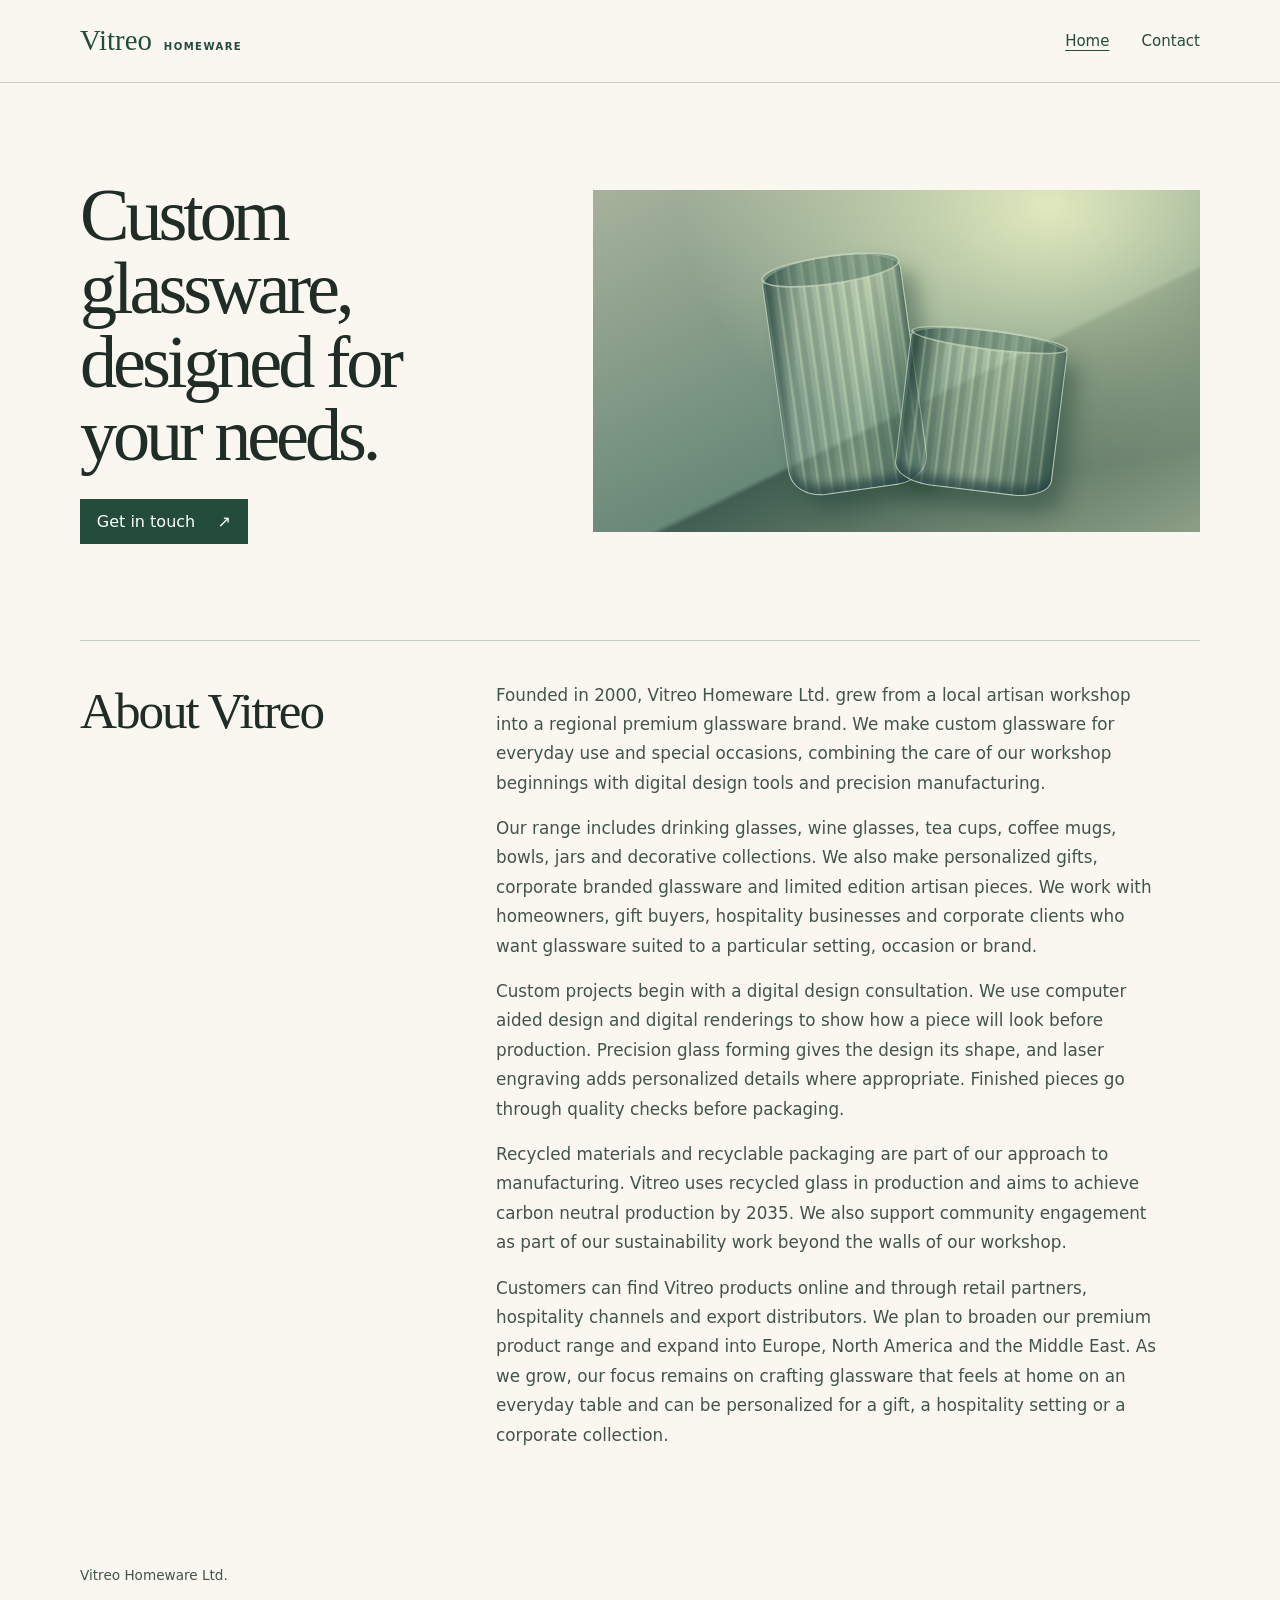
<file: index.html>
<!doctype html>
<html lang="en">
<head>
  <meta charset="utf-8">
  <meta name="viewport" content="width=device-width, initial-scale=1">
  <meta name="description" content="Discover Vitreo Homeware’s custom glassware for homes, gifting, hospitality, and corporate clients.">
  <title>Vitreo Homeware | Custom Glassware</title>
  <link rel="stylesheet" href="styles.css">
</head>
<body>
  <a class="skip" href="#main">Skip to content</a>
  <header class="site-header">
    <div class="shell header-inner">
      <a class="brand" href="index.html">Vitreo <span>Homeware</span></a>
      <nav aria-label="Main navigation">
        <a href="index.html" aria-current="page">Home</a>
        <a href="contact.html">Contact</a>
      </nav>
    </div>
  </header>
  <main id="main">
    <section class="shell hero">
      <div>
        <h1>Custom glassware, designed for your needs.</h1>
        <a class="button" href="contact.html">Get in touch <span aria-hidden="true">↗</span></a>
      </div>
      <div class="glass-study" aria-hidden="true">
        <div class="vessel vessel-tall"></div>
        <div class="vessel vessel-short"></div>
      </div>
    </section>
    <section class="shell overview" aria-labelledby="overview-title">
      <h2 id="overview-title">About Vitreo</h2>
      <div class="company-brief">
        <p>Founded in 2000, Vitreo Homeware Ltd. grew from a local artisan workshop into a regional premium glassware brand. We make custom glassware for everyday use and special occasions, combining the care of our workshop beginnings with digital design tools and precision manufacturing.</p>
        <p>Our range includes drinking glasses, wine glasses, tea cups, coffee mugs, bowls, jars and decorative collections. We also make personalized gifts, corporate branded glassware and limited edition artisan pieces. We work with homeowners, gift buyers, hospitality businesses and corporate clients who want glassware suited to a particular setting, occasion or brand.</p>
        <p>Custom projects begin with a digital design consultation. We use computer aided design and digital renderings to show how a piece will look before production. Precision glass forming gives the design its shape, and laser engraving adds personalized details where appropriate. Finished pieces go through quality checks before packaging.</p>
        <p>Recycled materials and recyclable packaging are part of our approach to manufacturing. Vitreo uses recycled glass in production and aims to achieve carbon neutral production by 2035. We also support community engagement as part of our sustainability work beyond the walls of our workshop.</p>
        <p>Customers can find Vitreo products online and through retail partners, hospitality channels and export distributors. We plan to broaden our premium product range and expand into Europe, North America and the Middle East. As we grow, our focus remains on crafting glassware that feels at home on an everyday table and can be personalized for a gift, a hospitality setting or a corporate collection.</p>
      </div>
    </section>
  </main>
  <footer class="site-footer"><div class="shell">Vitreo Homeware Ltd.</div></footer>
</body>
</html>
</file>
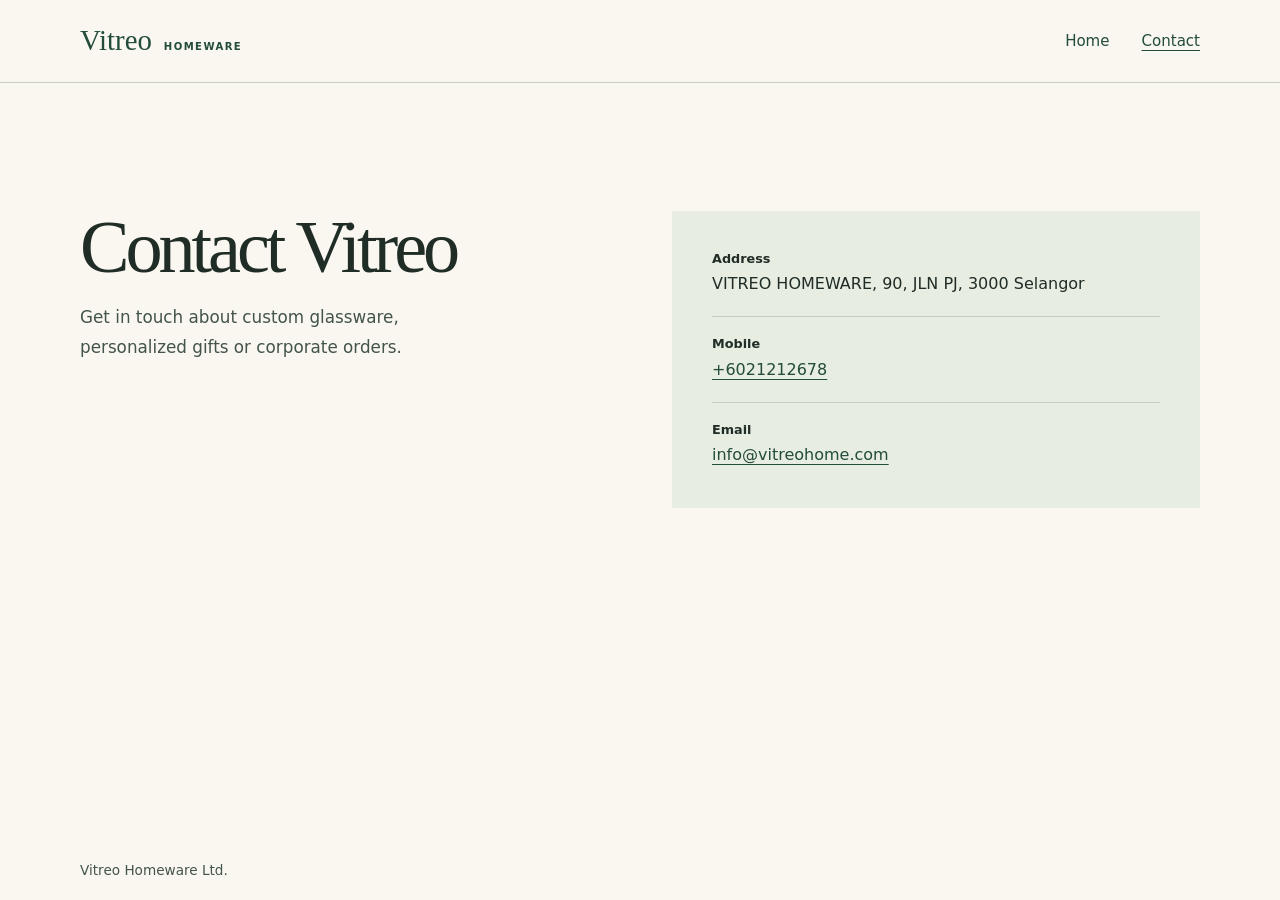
<file: contact.html>
<!doctype html>
<html lang="en">
<head>
  <meta charset="utf-8">
  <meta name="viewport" content="width=device-width, initial-scale=1">
  <meta name="description" content="Contact Vitreo Homeware by phone or email for custom glassware enquiries.">
  <title>Contact | Vitreo Homeware</title>
  <link rel="stylesheet" href="styles.css">
</head>
<body>
  <a class="skip" href="#main">Skip to content</a>
  <header class="site-header">
    <div class="shell header-inner">
      <a class="brand" href="index.html">Vitreo <span>Homeware</span></a>
      <nav aria-label="Main navigation">
        <a href="index.html">Home</a>
        <a href="contact.html" aria-current="page">Contact</a>
      </nav>
    </div>
  </header>
  <main id="main" class="shell contact">
    <div>
      <h1>Contact Vitreo</h1>
      <p>Get in touch about custom glassware, personalized gifts or corporate orders.</p>
    </div>
    <address class="contact-details">
      <dl>
        <div>
          <dt>Address</dt>
          <dd>VITREO HOMEWARE, 90, JLN PJ, 3000 Selangor</dd>
        </div>
        <div>
          <dt>Mobile</dt>
          <dd><a href="tel:+6021212678">+6021212678</a></dd>
        </div>
        <div>
          <dt>Email</dt>
          <dd><a href="mailto:info@vitreohome.com">info@vitreohome.com</a></dd>
        </div>
      </dl>
    </address>
  </main>
  <footer class="site-footer"><div class="shell">Vitreo Homeware Ltd.</div></footer>
</body>
</html>
</file>
<file: styles.css>
:root {
  color-scheme: light;
  --paper: #f9f7ef;
  --ink: #202c26;
  --muted: #43544b;
  --line: #c6cdc1;
  --green: #234c3a;
  --serif: Georgia, "Times New Roman", serif;
  font-family: system-ui, sans-serif;
}
* { box-sizing: border-box; }
body {
  margin: 0;
  min-height: 100vh;
  display: flex;
  flex-direction: column;
  background: var(--paper);
  color: var(--ink);
}
main { flex: 1; }
a { color: var(--green); text-underline-offset: .25em; }
a:focus-visible { outline: 2px solid currentColor; outline-offset: 5px; }
.shell { width: min(1120px, calc(100% - 3rem)); margin-inline: auto; }
.skip {
  position: absolute;
  top: .5rem;
  left: 1rem;
  padding: .7rem 1rem;
  background: var(--paper);
  transform: translateY(-150%);
}
.skip:focus { transform: none; }
.site-header, .site-footer { border-block-end: 1px solid var(--line); }
.header-inner {
  min-height: 5.1rem;
  display: flex;
  align-items: center;
  justify-content: space-between;
  gap: .85rem;
}
.brand { font: 1.8rem var(--serif); text-decoration: none; white-space: nowrap; }
.brand span {
  margin-inline-start: .3rem;
  font: 650 .63rem system-ui, sans-serif;
  letter-spacing: .14em;
  text-transform: uppercase;
}
nav { display: flex; gap: clamp(.75rem, 3vw, 2rem); }
nav a { padding-block: .5rem; font-size: .94rem; text-decoration: none; }
nav a:hover, nav a[aria-current="page"] { text-decoration: underline; }
.hero, .overview, .contact {
  display: grid;
  gap: clamp(1.5rem, 5vw, 4rem);
}
.hero {
  grid-template-columns: .85fr 1.15fr;
  align-items: center;
  padding-block: clamp(2.5rem, 8vw, 6rem);
}
h1, h2 { margin: 0; font-family: var(--serif); font-weight: 400; }
h1 { font-size: clamp(2.75rem, 5.8vw, 5.65rem); line-height: .99; letter-spacing: -.055em; }
h2 { font-size: clamp(2rem, 4vw, 3.25rem); letter-spacing: -.04em; }
.button {
  display: inline-flex;
  align-items: center;
  gap: 1.4rem;
  margin-top: 1.65rem;
  padding: .8rem 1.05rem;
  background: var(--green);
  color: white;
  text-decoration: none;
}
.button:hover { background: #17382b; }
.button:focus-visible { outline-color: var(--green); }
.glass-study {
  position: relative;
  aspect-ratio: 16 / 9;
  overflow: hidden;
  isolation: isolate;
  background:
    radial-gradient(ellipse at 75% 5%, #e0e9be 0%, transparent 57%),
    linear-gradient(154deg, #a7b29c 0%, #688878 58%, #415e51 59%, #8c9f86 100%);
}
.vessel {
  position: absolute;
  bottom: 12%;
  border: 1px solid #e5f5da99;
  border-radius: 46% 46% 24% 24% / 9% 9% 12% 12%;
  background:
    repeating-linear-gradient(90deg, #ecffcf35 0 2px, #25493928 3px 8px, transparent 9px 13px),
    linear-gradient(100deg, #102e2cb3, #9bb3a16b 22%, #d5eac761 60%, #294c43b8);
  box-shadow: inset 0 -9px 10px #223f43b3, 13px 16px 20px #17392d60;
}
.vessel::before {
  content: "";
  position: absolute;
  inset: -2px -1px auto;
  height: 11%;
  border: 2px solid #e0ebce9c;
  border-radius: 50%;
  background: #32564b5c;
}
.vessel-tall { left: 30%; width: 23%; height: 69%; transform: rotate(-8deg); }
.vessel-short { right: 23%; width: 26%; height: 47%; transform: rotate(7deg); }
.overview {
  grid-template-columns: 1fr 2fr;
  border-top: 1px solid var(--line);
  padding-block: 2.5rem clamp(3rem, 8vw, 6rem);
}
.company-brief { max-width: 66ch; }
p { margin: 0 0 1rem; color: var(--muted); font-size: 1.05rem; line-height: 1.75; }
p:last-child { margin-bottom: 0; }
.contact {
  grid-template-columns: 1fr 1fr;
  align-content: start;
  padding-block: clamp(3rem, 10vw, 8rem);
}
.contact h1 { margin-bottom: 1.2rem; }
.contact p { max-width: 33ch; }
.contact-details { font-style: normal; background: #e8ede1; padding: clamp(1.25rem, 4vw, 2.5rem); }
.contact-details dl, .contact-details dd { margin: 0; }
.contact-details dl > div + div { margin-top: 1.2rem; padding-top: 1.2rem; border-top: 1px solid var(--line); }
.contact-details dt { margin-bottom: .35rem; font-size: .8rem; font-weight: 700; }
.contact-details dd { line-height: 1.6; overflow-wrap: anywhere; }
.site-footer { border-block: 1px solid var(--line) 0; padding-block: 1.35rem; color: var(--muted); font-size: .85rem; }
@media (max-width: 740px) {
  .hero, .overview, .contact { grid-template-columns: 1fr; }
  .hero { gap: 2rem; }
}
@media (max-width: 370px) {
  .shell { width: calc(100% - 2rem); }
  .brand { font-size: 1.45rem; }
  .brand span { margin-inline-start: .1rem; letter-spacing: .06em; }
}
</file>
